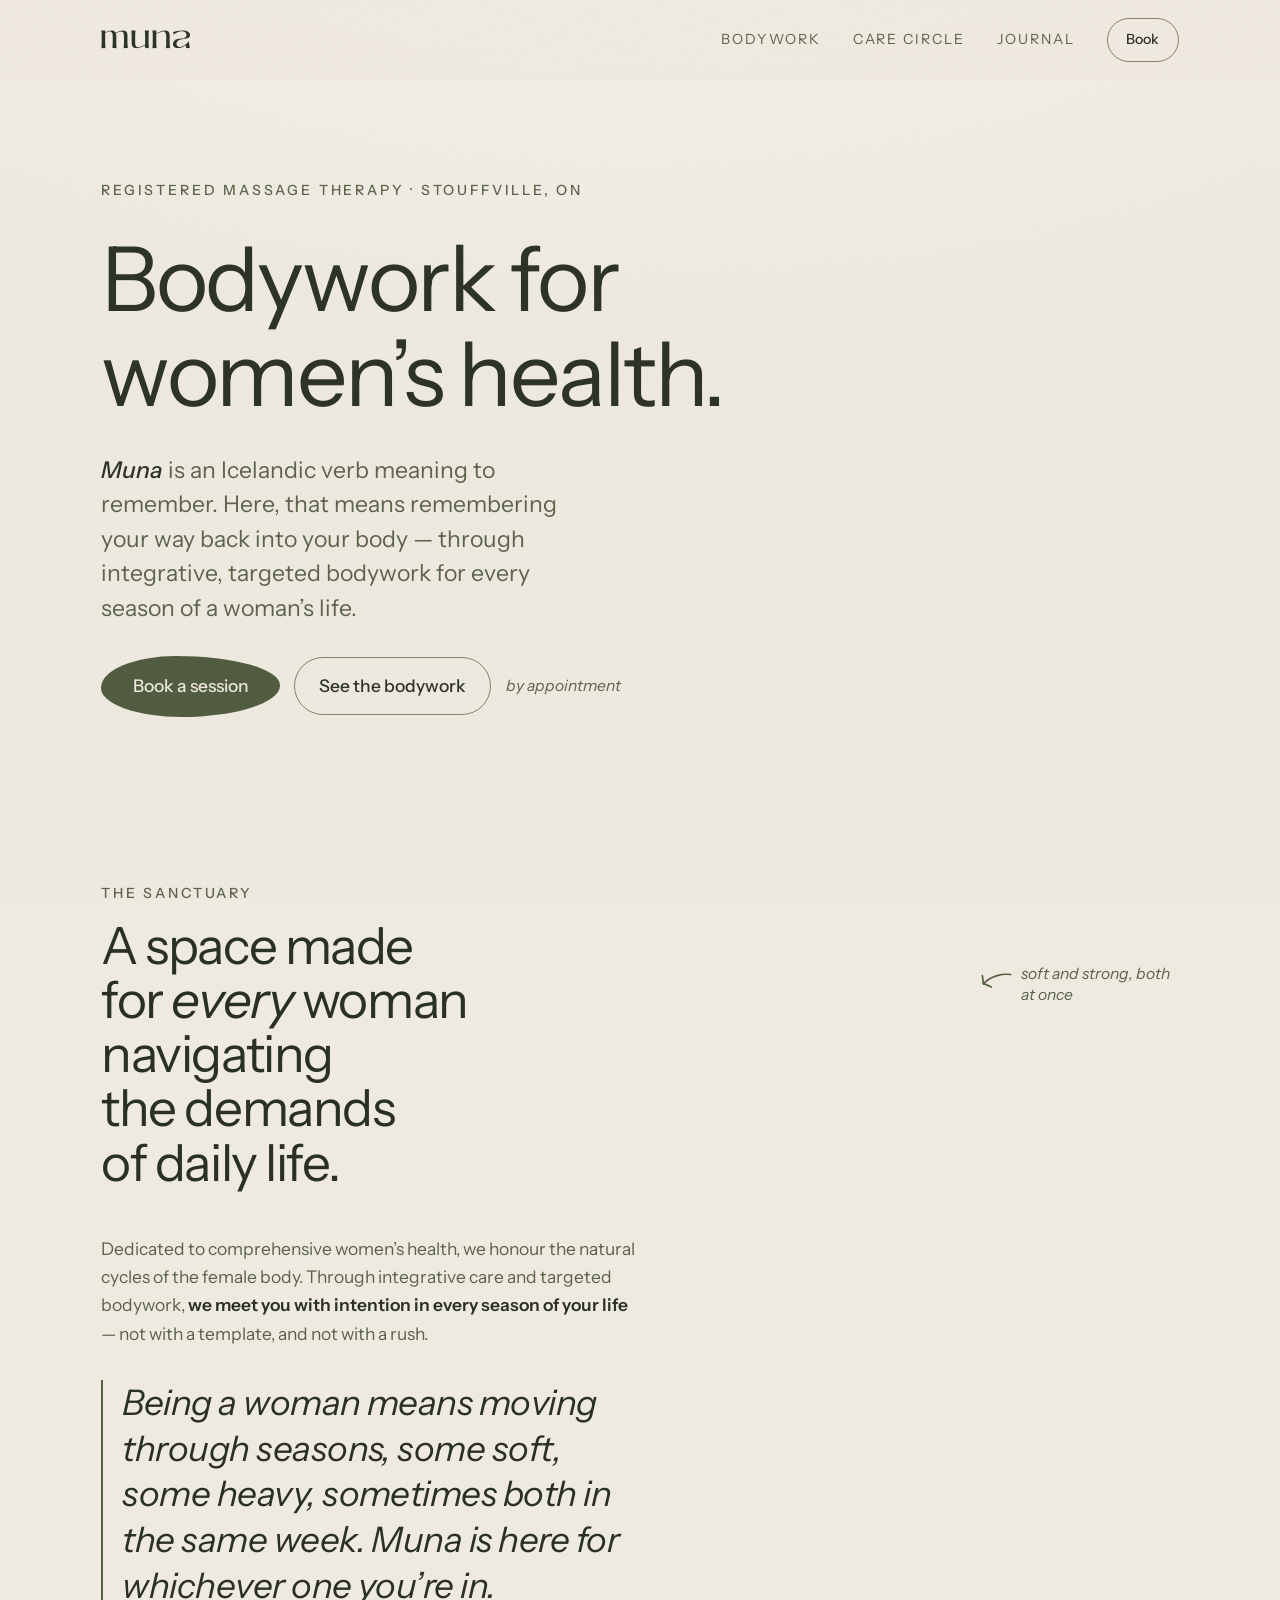
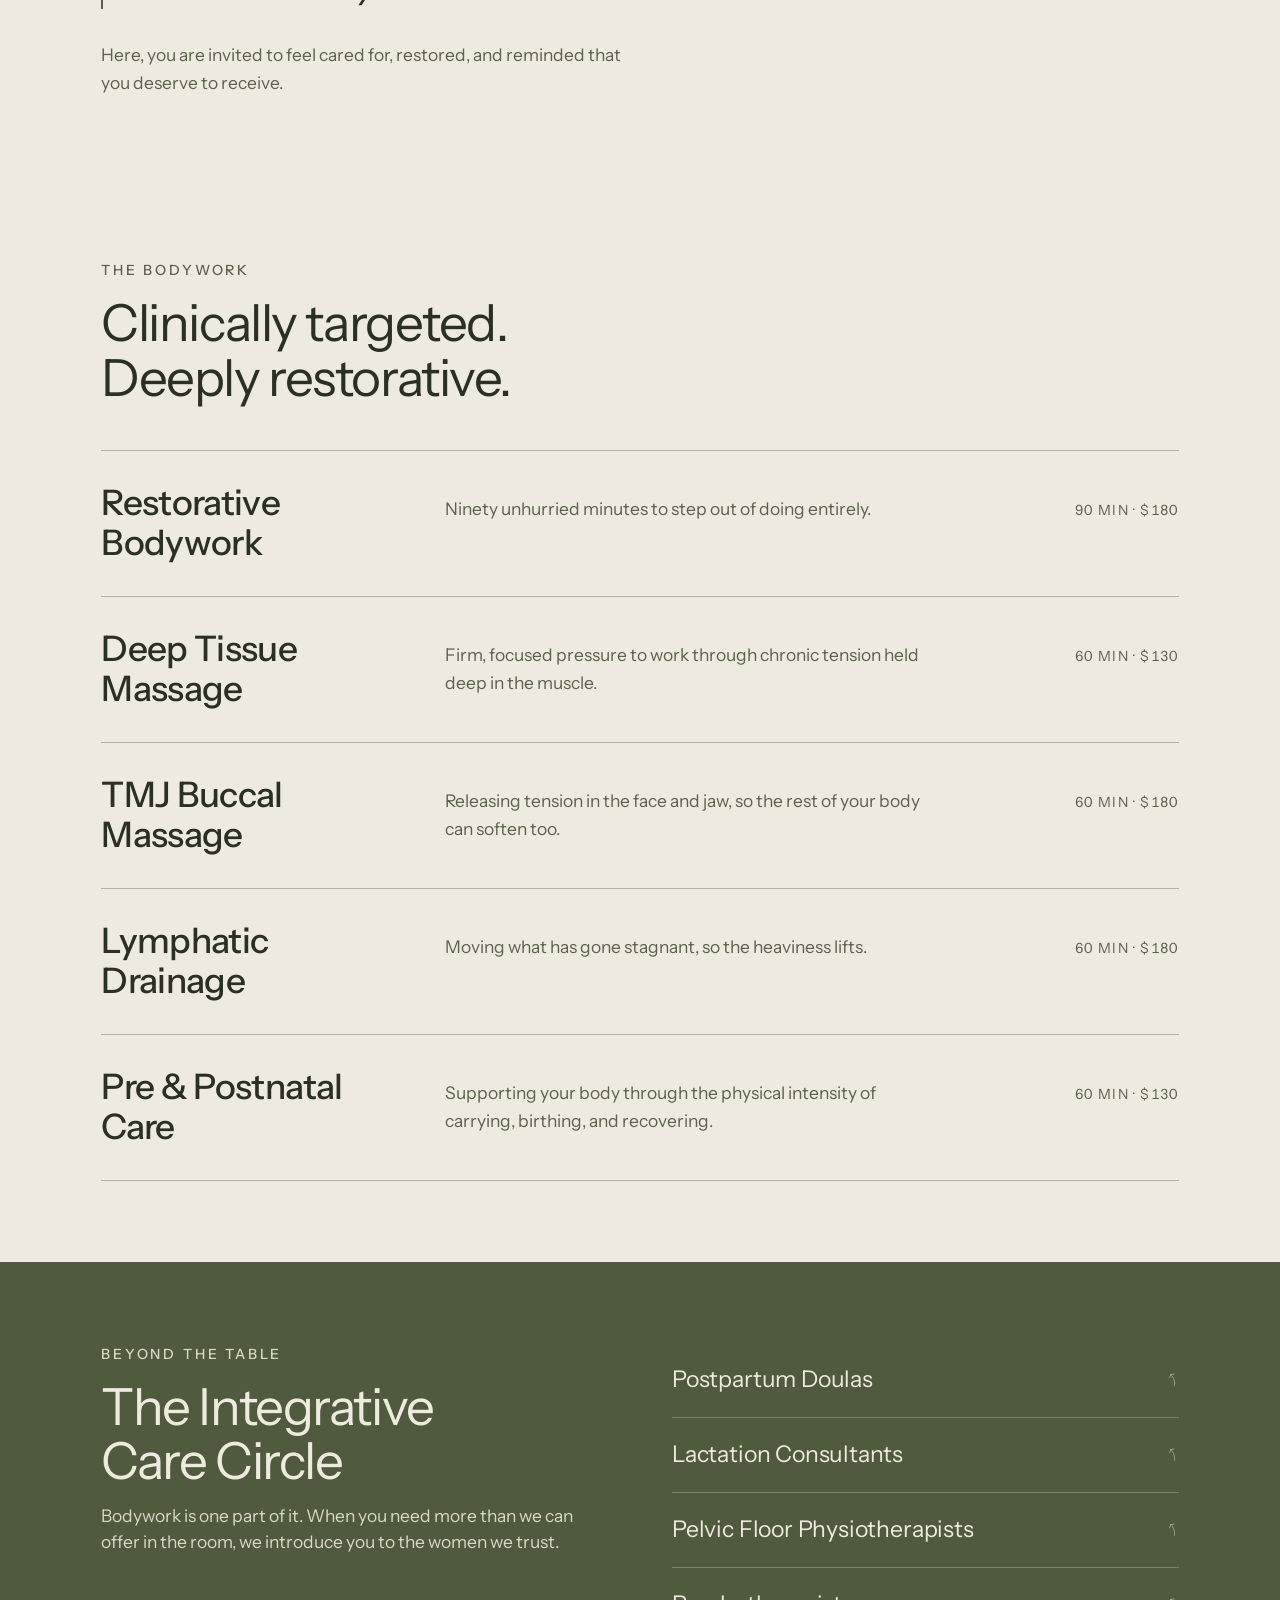
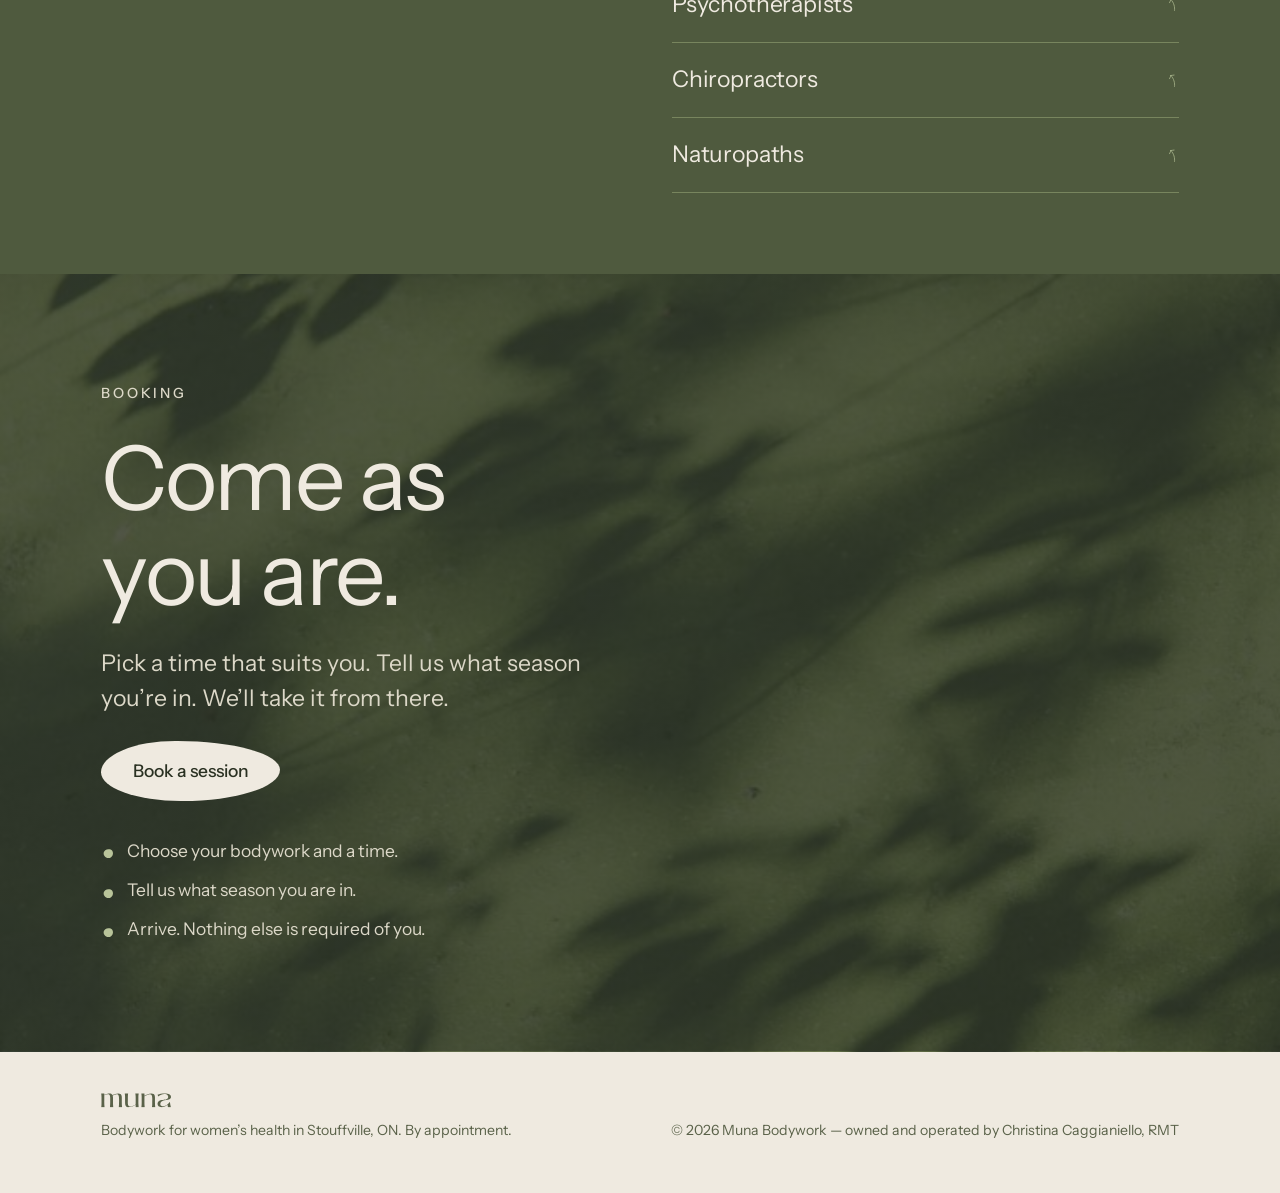
<file: index.html>
<!doctype html>
<html lang="en">
<head>
<meta charset="utf-8">
<meta name="viewport" content="width=device-width, initial-scale=1">
<title>Muna Bodywork | Christina Caggianiello, RMT | Stouffville</title>
<meta name="description" content="Massage therapy in Stouffville by Christina Caggianiello, RMT &mdash; restorative, deep tissue, TMJ, lymphatic &amp; prenatal massage at Muna Bodywork.">
<link rel="canonical" href="https://munabodywork.ca/">
<meta property="og:type" content="website">
<meta property="og:title" content="Muna Bodywork | Christina Caggianiello, RMT | Stouffville">
<meta property="og:description" content="Massage therapy in Stouffville, by Christina Caggianiello, RMT.">
<meta property="og:url" content="https://munabodywork.ca/">
<link rel="preconnect" href="https://fonts.gstatic.com" crossorigin>
<link rel="stylesheet" href="https://fonts.googleapis.com/css2?family=Instrument+Sans:ital,wght@0,400..700;1,400..700&display=swap">

<link rel="stylesheet" href="styles.css">
<script type="application/ld+json">
{
  "@context": "https://schema.org",
  "@type": "MedicalBusiness",
  "name": "Muna Bodywork",
  "url": "https://munabodywork.ca/",
  "description": "Integrative bodywork for women's health &mdash; restorative massage, deep tissue, TMJ buccal massage, lymphatic drainage, and pre & postnatal care.",
  "address": {
    "@type": "PostalAddress",
    "addressLocality": "Stouffville",
    "addressRegion": "ON",
    "addressCountry": "CA"
  },
  "areaServed": "Stouffville, ON",
  "founder": {
    "@type": "Person",
    "name": "Christina Caggianiello",
    "jobTitle": "Registered Massage Therapist"
  },
  "employee": {
    "@type": "Person",
    "name": "Christina Caggianiello",
    "jobTitle": "Registered Massage Therapist"
  }
}
</script>
</head>
<body>

<!-- ─── hand-drawn marks + wordmark ────────────────────────────── -->
<svg class="sprite" aria-hidden="true" focusable="false">
  <symbol id="wordmark" viewBox="0 0 251 52">
    <path d="M5.89104 1.4829C4.15499 1.50421 2.4235 1.52547 0.685059 1.47865C1.86527 7.88903 1.83764 13.9344 1.80875 20.2538C1.80184 21.7659 1.79485 23.2936 1.80433 24.8459C1.84168 30.9662 1.82028 37.0102 1.62845 43.1281C1.54824 45.6862 0.862501 48.8427 0.804733 50.8455C0.955751 50.707 1.37991 50.4239 1.56661 50.4409C2.16295 50.4947 3.41602 50.4586 4.87718 50.4164C7.94734 50.3277 11.9361 50.2125 12.6818 50.8503C12.6042 49.9793 12.4907 49.109 12.3913 48.2384C11.5424 40.8088 11.6244 33.2863 11.7063 25.7759C11.7478 21.9715 11.7892 18.1701 11.7095 14.3855C11.6666 12.3443 11.6758 10.0962 11.7827 8.06757C12.4173 7.81596 13.0944 7.53236 13.8023 7.23585C20.1103 4.5937 28.8656 0.926495 31.7876 9.74041C32.9026 13.6047 32.8297 17.9123 32.7591 22.0934C32.7325 23.6588 32.7064 25.2065 32.7429 26.7065C32.9411 34.8329 32.7795 42.6231 31.8007 50.6647C33.0263 50.2903 41.4533 50.387 43.1149 50.4149C43.2876 50.5424 43.5291 50.7071 43.6689 50.8616C42.6995 42.3862 42.7383 36.5569 42.8231 28.035C42.8304 27.3035 42.8407 26.5709 42.851 25.8379C42.9313 20.1225 43.012 14.379 41.6677 8.85658C43.2867 8.3342 46.0268 6.90249 47.6667 6.23015C64.3496 -0.609776 64.3719 11.0816 64.3943 22.8672C64.396 23.7184 64.3975 24.5702 64.4055 25.4156C64.4858 34.0044 64.3283 41.3959 63.5208 49.9586C63.6928 50.1715 63.761 50.3586 64.037 50.3802C65.2501 50.4748 74.823 50.6015 75.1948 50.2717C74.0871 43.2102 74.1177 36.2986 74.1487 29.3297C74.1573 27.4029 74.1659 25.4718 74.1504 23.5319C74.1437 22.6887 74.1588 21.7686 74.1746 20.7992C74.2734 14.7927 74.4031 6.89215 69.564 3.65053C61.7206 -1.60362 48.5193 4.00487 41.0689 7.43719C35.628 -2.79852 21.6507 2.53867 13.1032 5.80245C12.6286 5.98366 12.1708 6.15847 11.7322 6.32386L11.696 1.50444C9.74499 1.43559 7.81516 1.45927 5.89104 1.4829Z" fill="currentColor"/>
    <path d="M134.387 1.48731C130.343 1.43411 126.297 1.44677 122.253 1.52525C123.221 4.19058 123.372 9.61429 123.518 12.5337C123.659 15.3331 123.918 39.6972 123.439 40.729C122.822 42.0613 111.746 46.5651 109.693 47.2527C106.879 48.1955 103.381 48.9413 100.598 47.5335C98.5761 46.5108 97.357 44.5206 96.6728 42.4159C95.4522 38.6569 95.5978 32.7186 95.7184 27.7976C95.7511 26.4525 95.7823 25.1835 95.783 24.0557C95.7838 22.876 95.776 21.6938 95.7682 20.5106C95.7464 17.1642 95.7239 13.8091 95.9014 10.4769C96.0602 7.47856 96.412 4.49674 96.7358 1.513C94.2293 1.45814 91.7943 1.47089 89.35 1.4837C87.8383 1.49162 86.3219 1.49956 84.7837 1.49151C85.9778 8.00996 85.9155 14.6567 85.8533 21.2928C85.8284 23.9254 85.8034 26.5564 85.8572 29.177C85.8852 30.17 85.8813 31.2355 85.8774 32.3424C85.854 38.2744 85.826 45.3937 90.7792 48.8895C94.4823 51.5027 100.142 51.1031 104.334 50.2938C110.799 49.0459 116.932 46.0399 122.817 43.1616C123.081 43.0324 123.338 42.9017 123.615 42.7942C123.611 43.4539 123.622 44.3131 123.634 45.2362C123.658 47.1361 123.686 49.3064 123.602 50.5626C123.959 50.3244 125.779 50.3717 127.831 50.425C130.396 50.4916 133.322 50.5676 134.199 50.106C133.18 40.7331 133.085 31.911 133.26 22.4939C133.287 21.0394 133.288 19.4978 133.29 17.9101C133.294 12.4138 133.298 6.36736 134.387 1.48731Z" fill="currentColor"/>
    <path d="M148.36 1.47183C146.891 1.48606 145.421 1.5003 143.944 1.49202C145.121 7.87506 145.082 15.0209 145.046 21.7497C145.039 23.0435 145.032 24.3219 145.033 25.5764C145.035 26.7982 145.042 28.0172 145.049 29.2339C145.092 36.4768 145.134 43.6372 144.021 50.8295C144.854 50.2 154.936 50.1603 155.914 50.852C155.605 48.1165 155.135 44.9219 155.056 42.195C154.886 36.3324 154.913 30.4538 154.94 24.5781C154.956 21.142 154.972 17.7068 154.948 14.2764L154.948 14.1437C154.943 13.2623 154.937 12.1864 155.034 11.3385C175.912 0.661985 184.096 -0.800762 182.758 26.5772C182.634 29.1113 182.658 31.7225 182.682 34.3628C182.732 39.8856 182.783 45.5363 181.488 50.8777C182.25 50.207 184.917 50.3118 187.562 50.4157C190.075 50.5144 192.569 50.6123 193.388 50.0431C192.342 42.9626 192.382 36.1442 192.422 29.2339C192.433 27.4327 192.443 25.6252 192.434 23.8052C192.43 23.053 192.443 22.2254 192.456 21.3464C192.545 15.2831 192.671 6.77279 187.865 3.66364C178.72 -2.25308 163.589 5.3095 155.229 9.488L154.974 9.61525C154.969 8.78732 154.959 7.94428 154.949 7.09591C154.927 5.21545 154.905 3.30888 154.934 1.48236C152.728 1.42954 150.545 1.45068 148.36 1.47183Z" fill="currentColor"/>
    <path d="M213.321 2.92197C209.031 3.72263 205.509 5.13198 201.573 6.56528C202.461 8.4387 203.441 10.4357 204.256 12.3302C211.292 6.5508 219.618 2.35074 228.964 3.40321C235.16 4.10099 240.226 8.28648 239.678 15.1134C239.505 17.2686 238.329 19.2209 236.65 20.5526C227.501 27.4739 213.257 21.2166 204.804 30.6645C203.051 32.5935 201.945 35.029 201.646 37.6254C200.739 45.8555 207.541 50.1191 214.769 50.7935C223.554 51.6133 230.648 47.6188 237.312 42.2912C237.624 43.7199 238.397 50.2895 238.961 50.7254C239.704 50.2309 241.438 50.3333 243.288 50.4426C245.59 50.5786 248.073 50.7252 249.057 49.7475C247.921 45.6484 246.131 35.5291 245.847 31.1302C240.103 39.8251 225.979 52.1096 214.795 45.5439C210.678 43.1268 210.975 36.3148 213.339 32.7676C216.316 28.3449 222.154 26.6269 227.074 25.6637C233.773 24.1639 243.909 25.0106 248.307 18.9536C249.657 17.0949 249.84 14.374 249.43 12.2066C248.874 9.26929 247.434 6.94389 244.843 5.31051C236.641 0.141611 222.542 1.20094 213.321 2.92197Z" fill="currentColor"/>
    <path d="M75.2245 50.7189L75.1951 50.2721C74.8233 50.6019 65.2503 50.4753 64.0372 50.3806C63.7613 50.359 63.6931 50.1719 63.5211 49.959L63.3359 50.5884C63.4128 50.6821 63.5278 50.8687 63.6284 50.874C65.3139 50.9625 74.4914 51.2835 75.2245 50.7189Z" fill="currentColor"/>
    <path d="M193.436 50.334C193.423 50.2622 193.405 50.1697 193.388 50.043C192.569 50.6122 190.076 50.5142 187.562 50.4155C184.917 50.3116 182.25 50.2069 181.488 50.8776C182.418 51.0662 192.366 51.0099 193.287 50.8723C193.483 50.5811 193.482 50.578 193.436 50.334Z" fill="currentColor"/>
    <path d="M43.115 50.4148C41.4533 50.3869 33.0264 50.2902 31.8008 50.6647C32.4442 51.0912 42.3046 51.149 43.3915 50.9283C43.4848 50.9093 43.5773 50.8871 43.6689 50.8615C43.5291 50.707 43.2877 50.5424 43.115 50.4148Z" fill="currentColor"/>
    <path d="M1.56657 50.44C1.37986 50.4231 0.955705 50.7062 0.804688 50.8447C2.38684 51.0253 11.2789 51.098 12.6818 50.8495C11.9361 50.2117 7.94729 50.3269 4.87714 50.4155C3.41598 50.4577 2.1629 50.4939 1.56657 50.44Z" fill="currentColor"/>
    <path d="M155.913 50.8524C154.936 50.1608 144.854 50.2004 144.021 50.83C145.34 51.0567 154.755 51.0762 155.913 50.8524Z" fill="currentColor"/>
    <path d="M134.271 50.5755L134.199 50.1055C133.322 50.5671 130.395 50.491 127.831 50.4245C125.779 50.3712 123.959 50.3239 123.602 50.5621C124.086 51.2612 133.586 51.2168 134.271 50.5755Z" fill="currentColor"/>
    <path d="M249.152 50.0869C249.125 49.9974 249.092 49.8885 249.057 49.748C248.073 50.7258 245.59 50.5791 243.288 50.4432C241.437 50.3339 239.704 50.2314 238.96 50.7259C239.677 51.1532 247.844 51.0567 249.061 50.8402C249.27 50.4766 249.246 50.3981 249.152 50.0869Z" fill="currentColor"/>
  </symbol>






  <symbol id="m-dot" viewBox="0 0 100 100">
    <path d="M50 18c22-2 36 13 33 33-3 21-22 33-40 28C24 74 14 55 20 38c5-13 17-19 30-20Z" fill="currentColor"/>
  </symbol>

  <symbol id="m-arrow" viewBox="0 0 60 40">
    <g fill="none" stroke="currentColor" stroke-width="3" stroke-linecap="round">
      <path d="M56 8C42 6 22 10 8 24"/>
      <path d="M6 10c1 6 1 11 2 15"/>
      <path d="M22 30c-6-3-11-5-14-6"/>
    </g>
  </symbol>
</svg>

<!-- ─── masthead ───────────────────────────────────────────────── -->
<header class="masthead" id="top">
  <div class="shell">
    <a class="wordmark-link" href="#top" aria-label="Muna Bodywork — back to top">
      <svg class="wordmark" viewBox="0 0 251 52" role="img" aria-label="muna"><use href="#wordmark"></use></svg>
    </a>
    <nav aria-label="Sections" class="nav-desktop">
      <a class="navlink" href="#services">Bodywork</a>
      <a class="navlink" href="#network">Care circle</a>
      <a class="navlink" href="journal.html">Journal</a>
      <a class="btn btn-ghost" href="https://muna.janeapp.com/" target="_blank" rel="noopener">Book</a>
    </nav>
    <details class="nav-mobile">
      <summary aria-label="Open menu">
        <svg viewBox="0 0 24 24" aria-hidden="true"><path d="M3 6h18M3 12h18M3 18h18" fill="none" stroke="currentColor" stroke-width="1.7" stroke-linecap="round"/></svg>
      </summary>
      <nav class="nav-mobile-panel" aria-label="Sections">
        <a class="navlink" href="#services">Bodywork</a>
        <a class="navlink" href="#network">Care circle</a>
        <a class="navlink" href="journal.html">Journal</a>
        <a class="btn btn-primary" href="https://muna.janeapp.com/" target="_blank" rel="noopener">Book a session</a>
      </nav>
    </details>
  </div>
</header>

<main>
  <!-- ─── hero ─────────────────────────────────────────────────── -->
  <section class="hero">
    <div class="shell">
      <div class="hero-inner">
        <p class="eyebrow rise" style="--d: 20ms">Registered Massage Therapy &middot; Stouffville, ON</p>
        <h1 class="display rise" style="--d: 60ms">
          Bodywork for women&rsquo;s health.
        </h1>

        <p class="lede rise" style="--d: 340ms">
          <em>Muna</em> is an Icelandic verb meaning to remember. Here, that means
          remembering your way back into your body &mdash; through integrative,
          targeted bodywork for every season of a woman&rsquo;s life.
        </p>

        <div class="btn-row rise" style="--d: 460ms">
          <a class="btn btn-primary" href="https://muna.janeapp.com/" target="_blank" rel="noopener">Book a session</a>
          <a class="btn btn-ghost" href="#services">See the bodywork</a>
          <span class="aside">by appointment</span>
        </div>
      </div>
    </div>
  </section>

  <div class="shell">
    <svg class="rule reveal" viewBox="0 0 1200 12" aria-hidden="true" preserveAspectRatio="none">
      <path d="M0 6C120 2 240 10 360 6s240-4 360 0 240 4 360 0c60-2 90 1 120 0" fill="none" stroke="currentColor" stroke-width="1.6" stroke-linecap="round"/>
    </svg>
  </div>


  <!-- ─── mission ──────────────────────────────────────────────── -->
  <section class="band has-margin" aria-labelledby="mission-h">
    <div class="shell">
      <p class="margin-note" style="top: clamp(3.5rem, 9vh, 7rem)">
        <svg viewBox="0 0 60 40" width="34" aria-hidden="true"><use href="#m-arrow"></use></svg>
        <span class="aside">soft and strong, both at once</span>
      </p>

      <div class="band-head">
        <p class="eyebrow reveal">The sanctuary</p>
        <h2 class="display reveal" id="mission-h">A space made for <em>every</em> woman navigating the demands of daily life.</h2>
      </div>

      <div class="prose reveal">
        <p>
          Dedicated to comprehensive women&rsquo;s health, we honour the natural
          cycles of the female body. Through integrative care and targeted
          bodywork, <strong>we meet you with intention in every season of your
          life</strong> &mdash; not with a template, and not with a rush.
        </p>
        <blockquote class="pull">
          Being a woman means moving through seasons, some soft, some heavy,
          sometimes both in the same week. Muna is here for whichever one
          you&rsquo;re in.
        </blockquote>
        <p>
          Here, you are invited to feel cared for, restored, and reminded that
          you deserve to receive.
        </p>
      </div>
    </div>
  </section>

  <!-- ─── services ─────────────────────────────────────────────── -->
  <section class="band" id="services" aria-labelledby="services-h">
    <div class="shell">
      <div class="band-head">
        <p class="eyebrow reveal">The bodywork</p>
        <h2 class="display reveal" id="services-h">Clinically targeted. Deeply restorative.</h2>
      </div>

      <ul class="index reveal">
        <li>
          <a href="https://muna.janeapp.com/" target="_blank" rel="noopener">
            <h3>Restorative Bodywork</h3>
            <p class="relief">Ninety unhurried minutes to step out of doing entirely.</p>
            <span class="duration">90 min &middot; $180</span>
          </a>
        </li>
        <li>
          <a href="https://muna.janeapp.com/" target="_blank" rel="noopener">
            <h3>Deep Tissue Massage</h3>
            <p class="relief">Firm, focused pressure to work through chronic tension held deep in the muscle.</p>
            <span class="duration">60 min &middot; $130</span>
          </a>
        </li>
        <li>
          <a href="https://muna.janeapp.com/" target="_blank" rel="noopener">
            <h3>TMJ Buccal Massage</h3>
            <p class="relief">Releasing tension in the face and jaw, so the rest of your body can soften too.</p>
            <span class="duration">60 min &middot; $180</span>
          </a>
        </li>
        <li>
          <a href="https://muna.janeapp.com/" target="_blank" rel="noopener">
            <h3>Lymphatic Drainage</h3>
            <p class="relief">Moving what has gone stagnant, so the heaviness lifts.</p>
            <span class="duration">60 min &middot; $180</span>
          </a>
        </li>
        <li>
          <a href="https://muna.janeapp.com/" target="_blank" rel="noopener">
            <h3>Pre &amp; Postnatal Care</h3>
            <p class="relief">Supporting your body through the physical intensity of carrying, birthing, and recovering.</p>
            <span class="duration">60 min &middot; $130</span>
          </a>
        </li>
      </ul>
    </div>
  </section>

  <!-- ─── care circle ──────────────────────────────────────────── -->
  <section class="band panel-olive" id="network" aria-labelledby="network-h">
    <div class="shell">
      <div class="circle-grid">
        <div class="band-head reveal" style="margin-bottom: 0">
          <p class="eyebrow">Beyond the table</p>
          <h2 class="display" id="network-h">The Integrative Care Circle</h2>
          <p class="lede" style="font-size: var(--step-0)">
            Bodywork is one part of it. When you need more than we can offer in
            the room, we introduce you to the women we trust.
          </p>
        </div>

        <div class="network-list reveal">
          <details class="network-item">
            <summary>Postpartum Doulas<svg class="network-chevron" viewBox="0 0 60 40" aria-hidden="true"><use href="#m-arrow"></use></svg></summary>
            <div class="network-panel">
              <!-- Add recommended providers for postpartum doulas here -->
              <a class="network-provider" href="#">Add a recommended provider &rarr;</a>
            </div>
          </details>
          <details class="network-item">
            <summary>Lactation Consultants<svg class="network-chevron" viewBox="0 0 60 40" aria-hidden="true"><use href="#m-arrow"></use></svg></summary>
            <div class="network-panel">
              <!-- Add recommended providers for lactation consultants here -->
              <a class="network-provider" href="#">Add a recommended provider &rarr;</a>
            </div>
          </details>
          <details class="network-item">
            <summary>Pelvic Floor Physiotherapists<svg class="network-chevron" viewBox="0 0 60 40" aria-hidden="true"><use href="#m-arrow"></use></svg></summary>
            <div class="network-panel">
              <!-- Add recommended providers for pelvic floor physiotherapists here -->
              <a class="network-provider" href="#">Add a recommended provider &rarr;</a>
            </div>
          </details>
          <details class="network-item">
            <summary>Psychotherapists<svg class="network-chevron" viewBox="0 0 60 40" aria-hidden="true"><use href="#m-arrow"></use></svg></summary>
            <div class="network-panel">
              <!-- Add recommended providers for psychotherapists here -->
              <a class="network-provider" href="#">Add a recommended provider &rarr;</a>
            </div>
          </details>
          <details class="network-item">
            <summary>Chiropractors<svg class="network-chevron" viewBox="0 0 60 40" aria-hidden="true"><use href="#m-arrow"></use></svg></summary>
            <div class="network-panel">
              <!-- Add recommended providers for chiropractors here -->
              <a class="network-provider" href="#">Add a recommended provider &rarr;</a>
            </div>
          </details>
          <details class="network-item">
            <summary>Naturopaths<svg class="network-chevron" viewBox="0 0 60 40" aria-hidden="true"><use href="#m-arrow"></use></svg></summary>
            <div class="network-panel">
              <!-- Add recommended providers for naturopaths here -->
              <a class="network-provider" href="#">Add a recommended provider &rarr;</a>
            </div>
          </details>
        </div>
      </div>
    </div>
  </section>

  <!-- ─── book ─────────────────────────────────────────────────── -->
  <section class="book panel-deep" id="book" aria-labelledby="book-h">
    <div class="shell">
      <div class="book-inner">
        <p class="eyebrow reveal">Booking</p>
        <h2 class="display reveal" id="book-h">Come as you are.</h2>
        <p class="lede reveal">
          Pick a time that suits you. Tell us what season you&rsquo;re in.
          We&rsquo;ll take it from there.
        </p>

        <div class="btn-row reveal">
          <a class="btn btn-primary" href="https://muna.janeapp.com/" target="_blank" rel="noopener" data-booking>Book a session</a>
        </div>

        <ul class="steps reveal">
          <li><svg viewBox="0 0 100 100" aria-hidden="true"><use href="#m-dot"></use></svg> Choose your bodywork and a time.</li>
          <li><svg viewBox="0 0 100 100" aria-hidden="true"><use href="#m-dot"></use></svg> Tell us what season you are in.</li>
          <li><svg viewBox="0 0 100 100" aria-hidden="true"><use href="#m-dot"></use></svg> Arrive. Nothing else is required of you.</li>
        </ul>
      </div>
    </div>
  </section>
</main>

<footer class="foot">
  <div class="shell">
    <div>
      <svg class="wordmark" viewBox="0 0 251 52" role="img" aria-label="muna"><use href="#wordmark"></use></svg>
      <p style="margin-top: 0.7rem">Bodywork for women&rsquo;s health in Stouffville, ON. By appointment.</p>
    </div>
    <p>&copy; <span id="yr">2026</span> Muna Bodywork &mdash; owned and operated by Christina Caggianiello, RMT</p>
  </div>
</footer>

<script>
  // Load sequence: the hero rises in staggered steps.
  requestAnimationFrame(function () {
    document.documentElement.classList.add("ready");
  });

  document.getElementById("yr").textContent = new Date().getFullYear();

  // Scroll reveals. Wobbly rules get a second flag so their paths draw
  // rather than just fading in.
  var reduce = window.matchMedia("(prefers-reduced-motion: reduce)").matches;
  var targets = document.querySelectorAll(".reveal");

  if (reduce || !("IntersectionObserver" in window)) {
    targets.forEach(function (el) {
      el.dataset.seen = "true";
      if (el.classList.contains("rule")) el.dataset.drawn = "true";
    });
  } else {
    var io = new IntersectionObserver(function (entries) {
      entries.forEach(function (entry) {
        if (!entry.isIntersecting) return;
        var el = entry.target;
        el.dataset.seen = "true";
        if (el.classList.contains("rule")) el.dataset.drawn = "true";
        io.unobserve(el);
      });
    }, { rootMargin: "0px 0px -12% 0px", threshold: 0.15 });

    targets.forEach(function (el) { io.observe(el); });
  }

  // Hairline under the masthead only once the page has moved.
  var masthead = document.querySelector(".masthead");
  var onScroll = function () {
    masthead.dataset.stuck = window.scrollY > 12 ? "true" : "false";
  };
  onScroll();
  window.addEventListener("scroll", onScroll, { passive: true });
</script>
</body>
</html>
</file>
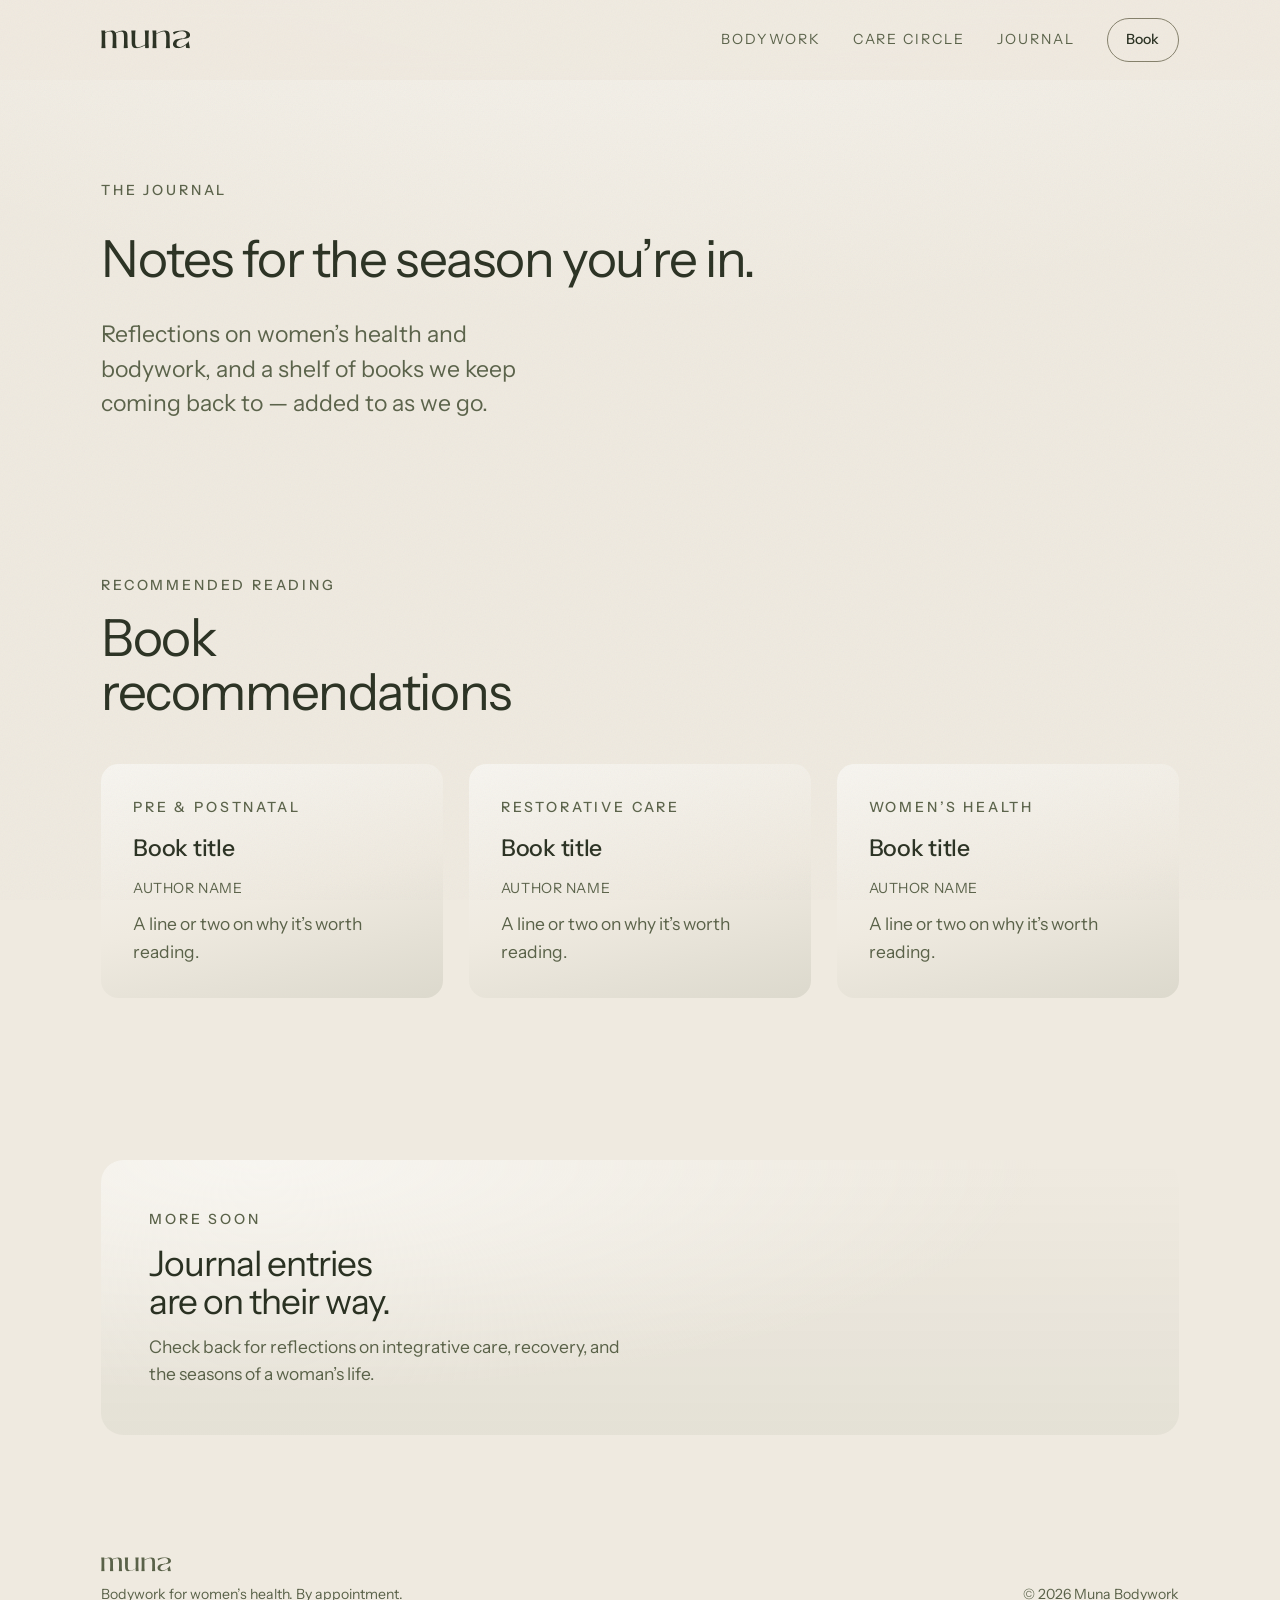
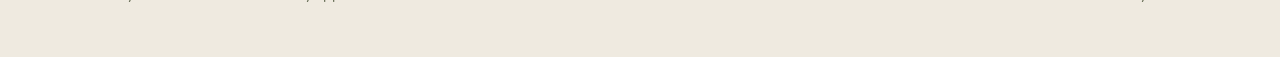
<file: journal.html>
<!doctype html>
<html lang="en">
<head>
<meta charset="utf-8">
<meta name="viewport" content="width=device-width, initial-scale=1">
<title>Journal — Muna Bodywork | Christina Caggianiello, RMT</title>
<meta name="description" content="Notes and recommendations from Christina Caggianiello, RMT, on women's health, recovery, and integrative bodywork.">
<link rel="canonical" href="https://munabodywork.ca/journal.html">
<link rel="preconnect" href="https://fonts.gstatic.com" crossorigin>
<link rel="stylesheet" href="https://fonts.googleapis.com/css2?family=Instrument+Sans:ital,wght@0,400..700;1,400..700&display=swap">

<link rel="stylesheet" href="styles.css">
</head>
<body>

<!-- ─── hand-drawn marks + wordmark ────────────────────────────── -->
<svg class="sprite" aria-hidden="true" focusable="false">
  <symbol id="wordmark" viewBox="0 0 251 52">
    <path d="M5.89104 1.4829C4.15499 1.50421 2.4235 1.52547 0.685059 1.47865C1.86527 7.88903 1.83764 13.9344 1.80875 20.2538C1.80184 21.7659 1.79485 23.2936 1.80433 24.8459C1.84168 30.9662 1.82028 37.0102 1.62845 43.1281C1.54824 45.6862 0.862501 48.8427 0.804733 50.8455C0.955751 50.707 1.37991 50.4239 1.56661 50.4409C2.16295 50.4947 3.41602 50.4586 4.87718 50.4164C7.94734 50.3277 11.9361 50.2125 12.6818 50.8503C12.6042 49.9793 12.4907 49.109 12.3913 48.2384C11.5424 40.8088 11.6244 33.2863 11.7063 25.7759C11.7478 21.9715 11.7892 18.1701 11.7095 14.3855C11.6666 12.3443 11.6758 10.0962 11.7827 8.06757C12.4173 7.81596 13.0944 7.53236 13.8023 7.23585C20.1103 4.5937 28.8656 0.926495 31.7876 9.74041C32.9026 13.6047 32.8297 17.9123 32.7591 22.0934C32.7325 23.6588 32.7064 25.2065 32.7429 26.7065C32.9411 34.8329 32.7795 42.6231 31.8007 50.6647C33.0263 50.2903 41.4533 50.387 43.1149 50.4149C43.2876 50.5424 43.5291 50.7071 43.6689 50.8616C42.6995 42.3862 42.7383 36.5569 42.8231 28.035C42.8304 27.3035 42.8407 26.5709 42.851 25.8379C42.9313 20.1225 43.012 14.379 41.6677 8.85658C43.2867 8.3342 46.0268 6.90249 47.6667 6.23015C64.3496 -0.609776 64.3719 11.0816 64.3943 22.8672C64.396 23.7184 64.3975 24.5702 64.4055 25.4156C64.4858 34.0044 64.3283 41.3959 63.5208 49.9586C63.6928 50.1715 63.761 50.3586 64.037 50.3802C65.2501 50.4748 74.823 50.6015 75.1948 50.2717C74.0871 43.2102 74.1177 36.2986 74.1487 29.3297C74.1573 27.4029 74.1659 25.4718 74.1504 23.5319C74.1437 22.6887 74.1588 21.7686 74.1746 20.7992C74.2734 14.7927 74.4031 6.89215 69.564 3.65053C61.7206 -1.60362 48.5193 4.00487 41.0689 7.43719C35.628 -2.79852 21.6507 2.53867 13.1032 5.80245C12.6286 5.98366 12.1708 6.15847 11.7322 6.32386L11.696 1.50444C9.74499 1.43559 7.81516 1.45927 5.89104 1.4829Z" fill="currentColor"/>
    <path d="M134.387 1.48731C130.343 1.43411 126.297 1.44677 122.253 1.52525C123.221 4.19058 123.372 9.61429 123.518 12.5337C123.659 15.3331 123.918 39.6972 123.439 40.729C122.822 42.0613 111.746 46.5651 109.693 47.2527C106.879 48.1955 103.381 48.9413 100.598 47.5335C98.5761 46.5108 97.357 44.5206 96.6728 42.4159C95.4522 38.6569 95.5978 32.7186 95.7184 27.7976C95.7511 26.4525 95.7823 25.1835 95.783 24.0557C95.7838 22.876 95.776 21.6938 95.7682 20.5106C95.7464 17.1642 95.7239 13.8091 95.9014 10.4769C96.0602 7.47856 96.412 4.49674 96.7358 1.513C94.2293 1.45814 91.7943 1.47089 89.35 1.4837C87.8383 1.49162 86.3219 1.49956 84.7837 1.49151C85.9778 8.00996 85.9155 14.6567 85.8533 21.2928C85.8284 23.9254 85.8034 26.5564 85.8572 29.177C85.8852 30.17 85.8813 31.2355 85.8774 32.3424C85.854 38.2744 85.826 45.3937 90.7792 48.8895C94.4823 51.5027 100.142 51.1031 104.334 50.2938C110.799 49.0459 116.932 46.0399 122.817 43.1616C123.081 43.0324 123.338 42.9017 123.615 42.7942C123.611 43.4539 123.622 44.3131 123.634 45.2362C123.658 47.1361 123.686 49.3064 123.602 50.5626C123.959 50.3244 125.779 50.3717 127.831 50.425C130.396 50.4916 133.322 50.5676 134.199 50.106C133.18 40.7331 133.085 31.911 133.26 22.4939C133.287 21.0394 133.288 19.4978 133.29 17.9101C133.294 12.4138 133.298 6.36736 134.387 1.48731Z" fill="currentColor"/>
    <path d="M148.36 1.47183C146.891 1.48606 145.421 1.5003 143.944 1.49202C145.121 7.87506 145.082 15.0209 145.046 21.7497C145.039 23.0435 145.032 24.3219 145.033 25.5764C145.035 26.7982 145.042 28.0172 145.049 29.2339C145.092 36.4768 145.134 43.6372 144.021 50.8295C144.854 50.2 154.936 50.1603 155.914 50.852C155.605 48.1165 155.135 44.9219 155.056 42.195C154.886 36.3324 154.913 30.4538 154.94 24.5781C154.956 21.142 154.972 17.7068 154.948 14.2764L154.948 14.1437C154.943 13.2623 154.937 12.1864 155.034 11.3385C175.912 0.661985 184.096 -0.800762 182.758 26.5772C182.634 29.1113 182.658 31.7225 182.682 34.3628C182.732 39.8856 182.783 45.5363 181.488 50.8777C182.25 50.207 184.917 50.3118 187.562 50.4157C190.075 50.5144 192.569 50.6123 193.388 50.0431C192.342 42.9626 192.382 36.1442 192.422 29.2339C192.433 27.4327 192.443 25.6252 192.434 23.8052C192.43 23.053 192.443 22.2254 192.456 21.3464C192.545 15.2831 192.671 6.77279 187.865 3.66364C178.72 -2.25308 163.589 5.3095 155.229 9.488L154.974 9.61525C154.969 8.78732 154.959 7.94428 154.949 7.09591C154.927 5.21545 154.905 3.30888 154.934 1.48236C152.728 1.42954 150.545 1.45068 148.36 1.47183Z" fill="currentColor"/>
    <path d="M213.321 2.92197C209.031 3.72263 205.509 5.13198 201.573 6.56528C202.461 8.4387 203.441 10.4357 204.256 12.3302C211.292 6.5508 219.618 2.35074 228.964 3.40321C235.16 4.10099 240.226 8.28648 239.678 15.1134C239.505 17.2686 238.329 19.2209 236.65 20.5526C227.501 27.4739 213.257 21.2166 204.804 30.6645C203.051 32.5935 201.945 35.029 201.646 37.6254C200.739 45.8555 207.541 50.1191 214.769 50.7935C223.554 51.6133 230.648 47.6188 237.312 42.2912C237.624 43.7199 238.397 50.2895 238.961 50.7254C239.704 50.2309 241.438 50.3333 243.288 50.4426C245.59 50.5786 248.073 50.7252 249.057 49.7475C247.921 45.6484 246.131 35.5291 245.847 31.1302C240.103 39.8251 225.979 52.1096 214.795 45.5439C210.678 43.1268 210.975 36.3148 213.339 32.7676C216.316 28.3449 222.154 26.6269 227.074 25.6637C233.773 24.1639 243.909 25.0106 248.307 18.9536C249.657 17.0949 249.84 14.374 249.43 12.2066C248.874 9.26929 247.434 6.94389 244.843 5.31051C236.641 0.141611 222.542 1.20094 213.321 2.92197Z" fill="currentColor"/>
    <path d="M75.2245 50.7189L75.1951 50.2721C74.8233 50.6019 65.2503 50.4753 64.0372 50.3806C63.7613 50.359 63.6931 50.1719 63.5211 49.959L63.3359 50.5884C63.4128 50.6821 63.5278 50.8687 63.6284 50.874C65.3139 50.9625 74.4914 51.2835 75.2245 50.7189Z" fill="currentColor"/>
    <path d="M193.436 50.334C193.423 50.2622 193.405 50.1697 193.388 50.043C192.569 50.6122 190.076 50.5142 187.562 50.4155C184.917 50.3116 182.25 50.2069 181.488 50.8776C182.418 51.0662 192.366 51.0099 193.287 50.8723C193.483 50.5811 193.482 50.578 193.436 50.334Z" fill="currentColor"/>
    <path d="M43.115 50.4148C41.4533 50.3869 33.0264 50.2902 31.8008 50.6647C32.4442 51.0912 42.3046 51.149 43.3915 50.9283C43.4848 50.9093 43.5773 50.8871 43.6689 50.8615C43.5291 50.707 43.2877 50.5424 43.115 50.4148Z" fill="currentColor"/>
    <path d="M1.56657 50.44C1.37986 50.4231 0.955705 50.7062 0.804688 50.8447C2.38684 51.0253 11.2789 51.098 12.6818 50.8495C11.9361 50.2117 7.94729 50.3269 4.87714 50.4155C3.41598 50.4577 2.1629 50.4939 1.56657 50.44Z" fill="currentColor"/>
    <path d="M155.913 50.8524C154.936 50.1608 144.854 50.2004 144.021 50.83C145.34 51.0567 154.755 51.0762 155.913 50.8524Z" fill="currentColor"/>
    <path d="M134.271 50.5755L134.199 50.1055C133.322 50.5671 130.395 50.491 127.831 50.4245C125.779 50.3712 123.959 50.3239 123.602 50.5621C124.086 51.2612 133.586 51.2168 134.271 50.5755Z" fill="currentColor"/>
    <path d="M249.152 50.0869C249.125 49.9974 249.092 49.8885 249.057 49.748C248.073 50.7258 245.59 50.5791 243.288 50.4432C241.437 50.3339 239.704 50.2314 238.96 50.7259C239.677 51.1532 247.844 51.0567 249.061 50.8402C249.27 50.4766 249.246 50.3981 249.152 50.0869Z" fill="currentColor"/>
  </symbol>






  <symbol id="m-dot" viewBox="0 0 100 100">
    <path d="M50 18c22-2 36 13 33 33-3 21-22 33-40 28C24 74 14 55 20 38c5-13 17-19 30-20Z" fill="currentColor"/>
  </symbol>

  <symbol id="m-arrow" viewBox="0 0 60 40">
    <g fill="none" stroke="currentColor" stroke-width="3" stroke-linecap="round">
      <path d="M56 8C42 6 22 10 8 24"/>
      <path d="M6 10c1 6 1 11 2 15"/>
      <path d="M22 30c-6-3-11-5-14-6"/>
    </g>
  </symbol>
</svg>

<!-- ─── masthead ───────────────────────────────────────────────── -->
<header class="masthead" id="top">
  <div class="shell">
    <a class="wordmark-link" href="index.html#top" aria-label="Muna Bodywork — back to top">
      <svg class="wordmark" viewBox="0 0 251 52" role="img" aria-label="muna"><use href="#wordmark"></use></svg>
    </a>
    <nav aria-label="Sections" class="nav-desktop">
      <a class="navlink" href="index.html#services">Bodywork</a>
      <a class="navlink" href="index.html#network">Care circle</a>
      <a class="navlink" href="journal.html" aria-current="page">Journal</a>
      <a class="btn btn-ghost" href="https://muna.janeapp.com/" target="_blank" rel="noopener">Book</a>
    </nav>
    <details class="nav-mobile">
      <summary aria-label="Open menu">
        <svg viewBox="0 0 24 24" aria-hidden="true"><path d="M3 6h18M3 12h18M3 18h18" fill="none" stroke="currentColor" stroke-width="1.7" stroke-linecap="round"/></svg>
      </summary>
      <nav class="nav-mobile-panel" aria-label="Sections">
        <a class="navlink" href="index.html#services">Bodywork</a>
        <a class="navlink" href="index.html#network">Care circle</a>
        <a class="navlink" href="journal.html" aria-current="page">Journal</a>
        <a class="btn btn-primary" href="https://muna.janeapp.com/" target="_blank" rel="noopener">Book a session</a>
      </nav>
    </details>
  </div>
</header>

<main>
  <!-- ─── journal intro ────────────────────────────────────────── -->
  <section class="hero">
    <div class="shell">
      <div class="hero-inner">
        <p class="eyebrow reveal">The journal</p>
        <h1 class="display rise" style="--d: 60ms; font-size: var(--step-3)">
          Notes for the season you&rsquo;re in.
        </h1>
        <p class="lede rise" style="--d: 340ms">
          Reflections on women&rsquo;s health and bodywork, and a shelf of
          books we keep coming back to &mdash; added to as we go.
        </p>
      </div>
    </div>
  </section>

  <!-- ─── book recommendations ────────────────────────────────── -->
  <section class="band" id="books" aria-labelledby="books-h">
    <div class="shell">
      <div class="band-head">
        <p class="eyebrow reveal">Recommended reading</p>
        <h2 class="display reveal" id="books-h">Book recommendations</h2>
      </div>

      <div class="book-grid reveal">
        <!-- Replace title / author / blurb for each pick below. Duplicate
             the .book-card block to add more. -->
        <article class="book-card">
          <p class="eyebrow">Pre &amp; postnatal</p>
          <h3>Book title</h3>
          <p class="author">Author name</p>
          <p>A line or two on why it&rsquo;s worth reading.</p>
        </article>
        <article class="book-card">
          <p class="eyebrow">Restorative care</p>
          <h3>Book title</h3>
          <p class="author">Author name</p>
          <p>A line or two on why it&rsquo;s worth reading.</p>
        </article>
        <article class="book-card">
          <p class="eyebrow">Women&rsquo;s health</p>
          <h3>Book title</h3>
          <p class="author">Author name</p>
          <p>A line or two on why it&rsquo;s worth reading.</p>
        </article>
      </div>
    </div>
  </section>

  <!-- ─── entries (coming soon) ───────────────────────────────── -->
  <section class="band has-margin" aria-labelledby="entries-h">
    <div class="shell">
      <div class="soft-panel reveal">
        <div class="band-head" style="margin-bottom: 0">
          <p class="eyebrow">More soon</p>
          <h2 class="display" id="entries-h" style="font-size: var(--step-2)">Journal entries are on their way.</h2>
          <p class="lede" style="font-size: var(--step-0)">
            Check back for reflections on integrative care, recovery, and
            the seasons of a woman&rsquo;s life.
          </p>
        </div>
      </div>
    </div>
  </section>
</main>

<footer class="foot">
  <div class="shell">
    <div>
      <svg class="wordmark" viewBox="0 0 251 52" role="img" aria-label="muna"><use href="#wordmark"></use></svg>
      <p style="margin-top: 0.7rem">Bodywork for women&rsquo;s health. By appointment.</p>
    </div>
    <p>&copy; <span id="yr">2026</span> Muna Bodywork</p>
  </div>
</footer>

<script>
  // Load sequence: the hero rises in staggered steps.
  requestAnimationFrame(function () {
    document.documentElement.classList.add("ready");
  });

  document.getElementById("yr").textContent = new Date().getFullYear();

  // Scroll reveals. Wobbly rules get a second flag so their paths draw
  // rather than just fading in.
  var reduce = window.matchMedia("(prefers-reduced-motion: reduce)").matches;
  var targets = document.querySelectorAll(".reveal");

  if (reduce || !("IntersectionObserver" in window)) {
    targets.forEach(function (el) {
      el.dataset.seen = "true";
      if (el.classList.contains("rule")) el.dataset.drawn = "true";
    });
  } else {
    var io = new IntersectionObserver(function (entries) {
      entries.forEach(function (entry) {
        if (!entry.isIntersecting) return;
        var el = entry.target;
        el.dataset.seen = "true";
        if (el.classList.contains("rule")) el.dataset.drawn = "true";
        io.unobserve(el);
      });
    }, { rootMargin: "0px 0px -12% 0px", threshold: 0.15 });

    targets.forEach(function (el) { io.observe(el); });
  }

  // Hairline under the masthead only once the page has moved.
  var masthead = document.querySelector(".masthead");
  var onScroll = function () {
    masthead.dataset.stuck = window.scrollY > 12 ? "true" : "false";
  };
  onScroll();
  window.addEventListener("scroll", onScroll, { passive: true });
</script>
</body>
</html>
</file>
<file: styles.css>
/* ─────────────────────────────────────────────────────────────
     Muna Bodywork — tokens
     Single-theme. Every colour resolves from this block, and the two
     panel classes below redefine the same token NAMES — so a component
     inverts automatically on a coloured band without any component CSS
     knowing which surface it is sitting on.
     ───────────────────────────────────────────────────────────── */
  :root {
    /* Near-monochromatic: bone paper and olive, every value within
       ~10deg of hue 122. Emphasis is carried by ITALIC and by large
       fields of olive, never by a contrasting accent hue.
       Green dominates by AREA rather than saturation — the two coloured
       bands and the primary button are all the olive, so it is the
       loudest thing on the page without a single bright pop. */
    --paper:       #EFEAE0;   /* warm bone */
    --paper-glow:  #F7F5F0;   /* cooler lift behind the masthead */
    --olive:       #4F5A3E;   /* the mid band + primary button — 6.11:1 */
    --forest:      #2A3122;   /* deepest band, and ink on paper */
    --olive-mid:   #576144;   /* marks on paper        — 5.48:1 */
    --olive-pale:  #B9C49A;   /* marks on the bands    — 3.99 / 7.32:1 */

    /* Surface-relative. Ratios are worst-case across the two bone tones
       the page actually paints — the base and the masthead glow. The
       panel classes redefine every one of these. */
    --surface:     var(--paper);
    --ink:         var(--forest);   /* 11.22:1 */
    --ink-2:       #5A6249;         /*  5.34:1 */
    --rule:        #B5AF9B;         /*  1.83:1 — decorative divider */
    --rule-strong: #847F6A;         /*  3.35:1 — ghost button border */
    --mark:        var(--olive-mid);
    --btn-bg:      var(--olive);
    --btn-fg:      var(--paper);    /*  6.11:1 label on the button */
    --grain:       0.05;

    /* floor raised from 0.78rem: 12.5px was too small for the sentences
       in the booking steps once they were the same face as everything */
    --step--1: clamp(0.82rem, 0.8rem + 0.1vw, 0.88rem);
    --step-0:  clamp(1rem, 0.97rem + 0.16vw, 1.09rem);
    --step-1:  clamp(1.2rem, 1.12rem + 0.4vw, 1.45rem);
    --step-2:  clamp(1.6rem, 1.4rem + 1vw, 2.3rem);
    /* sized for a grotesque: its large x-height means it reads bigger
       than a high-contrast serif would at the same font-size */
    --step-3:  clamp(2rem, 1.55rem + 2.1vw, 3.2rem);
    --step-4:  clamp(2.6rem, 1.5rem + 5.2vw, 5.6rem);

    --gutter: clamp(1.35rem, 4vw, 5rem);
    --shell: 1180px;
    --measure: 34rem;

    /* Single-theme by intent: the page paints every colour explicitly
       and ignores the viewer's light/dark preference. */
    color-scheme: light;
  }

  /* ── coloured bands ───────────────────────────────────────────
     Both are dark enough that bone body copy clears 4.5:1. The
     reference board's lighter olive sits at L* 49, where small bone
     text would reach only 3.82:1 — fine on a mood board, not on a
     page someone has to read. */
  .panel-olive {
    --surface:     var(--olive);
    --ink:         var(--paper);    /*  6.11:1 */
    --ink-2:       #DCD8C8;         /*  5.13:1 */
    --rule:        #78855E;         /*  1.86:1 */
    --rule-strong: #A8B18C;         /*  3.26:1 */
    --mark:        var(--olive-pale);
    --btn-bg:      var(--paper);
    --btn-fg:      var(--olive);    /*  6.11:1 */
    background: var(--surface);
    /* MUST be re-declared, not just re-tokenised: `color` inherits as a
       COMPUTED value, so without this line the forest ink resolved back at
       `body` cascades into the band and headings land at 1.84:1. */
    color: var(--ink);
  }

  .panel-deep {
    --surface:     var(--forest);
    --ink:         var(--paper);    /* 11.22:1 */
    --ink-2:       #DCD8C8;         /*  9.42:1 */
    --rule:        #4C5740;         /*  1.76:1 */
    --rule-strong: #78855E;         /*  3.41:1 */
    --mark:        var(--olive-pale);
    --btn-bg:      var(--paper);
    --btn-fg:      var(--forest);   /* 11.22:1 */
    background: var(--surface);
    /* same as above — and worse here: forest ink on the forest band is
       1.00:1, which is what made "Come as you are." invisible. */
    color: var(--ink);
  }

  /* ── base ──────────────────────────────────────────────────── */
  *, *::before, *::after { box-sizing: border-box; }

  body {
    margin: 0;
    /* a faint warm lift behind the masthead keeps the deep ground from
       reading as flat black */
    background-color: var(--paper);
    background-image: radial-gradient(150% 100% at 50% -20%, var(--paper-glow) 0%, transparent 55%);
    background-repeat: no-repeat;
    background-attachment: fixed;
    color: var(--ink);
    font-family: "Instrument Sans", ui-sans-serif, system-ui, sans-serif;
    font-size: var(--step-0);
    line-height: 1.62;
    -webkit-font-smoothing: antialiased;
    /* clip, not hidden: `hidden` would make body a scroll container and
       break the sticky masthead. */
    overflow-x: clip;
  }

  /* paper tooth over the whole page */
  body::after {
    content: "";
    position: fixed;
    inset: 0;
    z-index: 90;
    pointer-events: none;
    opacity: var(--grain);
    background-image: url("data:image/svg+xml,%3Csvg xmlns='http://www.w3.org/2000/svg' width='180' height='180'%3E%3Cfilter id='n'%3E%3CfeTurbulence type='fractalNoise' baseFrequency='0.85' numOctaves='4' stitchTiles='stitch'/%3E%3C/filter%3E%3Crect width='180' height='180' filter='url(%23n)'/%3E%3C/svg%3E");
  }

  h1, h2, h3, blockquote, p, figure { margin: 0; }
  ul { margin: 0; padding: 0; list-style: none; }
  a { color: inherit; }

  /* the ring is drawn in the current surface's ink, so it works on all
     three surfaces without an override: 11.22:1 on paper, 6.11:1 on the
     olive band, 11.22:1 on the deep band */
  :focus-visible {
    outline: 2px solid var(--ink);
    outline-offset: 4px;
    border-radius: 2px;
  }

  .sprite { position: absolute; width: 0; height: 0; overflow: hidden; }

  /* ── type roles ────────────────────────────────────────────────
     ONE family for the whole page. No rule below this point declares a
     font-family — everything inherits Instrument Sans from `body`, so
     there is no second face to fall out of sync. With no typeface
     contrast to lean on, hierarchy is built from four levers only:
     size, weight (400/500/600 of a 400–700 variable range), tracking,
     and colour. Tracking does most of the work — it opens up as type
     gets smaller and tightens as it gets larger. */
  .display {
    font-weight: 400;
    line-height: 1.06;
    /* a grotesque at display size needs real negative tracking; at 400
       the loose default would read as unset rather than deliberate */
    letter-spacing: -0.028em;
    text-wrap: balance;
  }

  /* Italic alone, no colour shift — same as the reference board, which
     emphasises inside a sentence without ever changing its colour. */
  .display em { font-style: italic; }

  .eyebrow {
    font-size: var(--step--1);
    text-transform: uppercase;
    letter-spacing: 0.2em;
    font-weight: 500;
    color: var(--ink-2);
  }

  /* Marginalia: italic, one step under body, in the secondary ink. In a
     single-family page these three signals together are what keep an
     aside from reading as body copy. */
  .aside {
    font-style: italic;
    font-size: 0.98rem;
    line-height: 1.4;
    color: var(--ink-2);
  }

  .lede {
    font-size: var(--step-1);
    line-height: 1.5;
    color: var(--ink-2);
    max-width: 30rem;
  }

  .lede em {
    font-weight: 500;
    font-style: italic;
    color: var(--ink);
  }

  /* ── shell + the live right margin ─────────────────────────── */
  .shell {
    width: min(var(--shell), 100%);
    margin-inline: auto;
    padding-inline: var(--gutter);
  }

  /* Marginalia lives in the right gutter, like notes on a journal
     page. It only exists where there is actually margin to spare. */
  .margin-note { display: none; }

  @media (min-width: 62rem) {
    /* positioned against the shell's content edge, not the viewport */
    .has-margin > .shell { position: relative; }

    .margin-note {
      display: flex;
      gap: 0.5rem;
      align-items: flex-start;
      position: absolute;
      right: var(--gutter);
      width: 12.5rem;
    }
    .margin-note svg { flex: none; color: var(--mark); margin-top: 0.45rem; }
  }

  /* ── buttons ───────────────────────────────────────────────── */
  .btn {
    display: inline-flex;
    align-items: center;
    gap: 0.6rem;
    font: inherit;
    font-weight: 500;
    text-decoration: none;
    padding: 0.85rem 1.5rem;
    border-radius: 999px;
    border: 1px solid transparent;
    transition: transform 200ms ease, background-color 200ms ease, border-color 200ms ease, color 200ms ease;
  }

  .btn-primary {
    background: var(--btn-bg);
    color: var(--btn-fg);
    /* hand-cut, not a pill: each corner slightly different */
    border-radius: 42% 58% 55% 45% / 52% 48% 52% 48%;
    padding: 0.95rem 1.9rem;
  }

  .btn-primary:hover { transform: translateY(-2px) rotate(-0.8deg); }

  .btn-ghost {
    border-color: var(--rule-strong);
    color: var(--ink);
  }

  /* stays neutral: green is the primary button's signature, and two
     green buttons would flatten the hierarchy */
  .btn-ghost:hover { border-color: var(--ink-2); color: var(--ink); }

  .btn-row {
    display: flex;
    flex-wrap: wrap;
    align-items: center;
    gap: 0.9rem;
  }

  /* ── masthead ──────────────────────────────────────────────── */
  .masthead {
    position: sticky;
    top: 0;
    z-index: 80;
    background: var(--surface);
    background: color-mix(in oklab, var(--surface) 88%, transparent);
    backdrop-filter: blur(10px);
    border-bottom: 1px solid transparent;
    transition: border-color 300ms ease;
  }

  .masthead[data-stuck="true"] { border-bottom-color: var(--rule); }

  .masthead > .shell {
    display: flex;
    align-items: center;
    justify-content: space-between;
    gap: 1rem;
    padding-block: 1.1rem;
    position: relative;
  }

  .wordmark {
    display: block;
    width: 5.6rem;
    height: auto;
    color: var(--ink);
  }

  .masthead a.wordmark-link { display: block; line-height: 0; }

  .masthead nav {
    display: flex;
    align-items: center;
    gap: clamp(1rem, 2.5vw, 2.2rem);
  }

  .navlink {
    font-size: var(--step--1);
    text-transform: uppercase;
    letter-spacing: 0.14em;
    text-decoration: none;
    color: var(--ink-2);
    transition: color 180ms ease;
  }

  .navlink:hover { color: var(--ink); }

  @media (max-width: 46rem) { .nav-desktop .navlink { display: none; } }

  .masthead .btn { padding: 0.6rem 1.15rem; font-size: var(--step--1); }

  /* ── mobile menu ──────────────────────────────────────────────
     Below 46rem the desktop nav's text links disappear (its Book
     button stays put) and this hamburger — a plain <details>, same
     pattern as the Women's Network accordion — takes over. */
  .nav-mobile { display: none; }

  @media (max-width: 46rem) {
    .nav-mobile { display: block; }
  }

  .nav-mobile summary {
    display: flex;
    width: 2.4rem;
    height: 2.4rem;
    align-items: center;
    justify-content: center;
    color: var(--ink);
    cursor: pointer;
    list-style: none;
  }

  .nav-mobile summary::-webkit-details-marker { display: none; }
  .nav-mobile summary svg { width: 1.5rem; height: 1.5rem; }

  .nav-mobile-panel {
    position: absolute;
    top: 100%;
    left: 0;
    right: 0;
    display: flex;
    flex-direction: column;
    align-items: flex-start;
    gap: 1.1rem;
    padding: 1.3rem var(--gutter) 1.6rem;
    background: var(--paper);
    border-bottom: 1px solid var(--rule);
  }

  .nav-mobile-panel .navlink { display: block; }

  /* ── hero ──────────────────────────────────────────────────── */
  .hero {
    padding-block: clamp(4rem, 11vh, 8.5rem) clamp(3.5rem, 8vh, 6rem);
  }

  .hero-inner {
    display: flex;
    flex-direction: column;
    gap: 1.9rem;
    max-width: 46rem;
  }

  .hero h1 {
    font-size: var(--step-4);
  }

  /* ── wobbly rules ──────────────────────────────────────────── */
  .rule {
    display: block;
    width: 100%;
    height: 12px;
    color: var(--rule);
    overflow: visible;
  }

  .rule path {
    stroke-dasharray: 1250;
    stroke-dashoffset: 1250;
    transition: stroke-dashoffset 1400ms cubic-bezier(0.2, 0.7, 0.2, 1);
  }

  .rule[data-drawn="true"] path { stroke-dashoffset: 0; }

  /* ── sections ──────────────────────────────────────────────── */
  .band { padding-block: clamp(3.5rem, 9vh, 7rem); }

  .band-head {
    display: flex;
    flex-direction: column;
    gap: 0.9rem;
    margin-bottom: clamp(2rem, 5vh, 3.2rem);
  }

  .band-head h2 { font-size: var(--step-3); max-width: 26rem; }

  /* ── mission: single column, editorial ─────────────────────── */
  .prose {
    display: flex;
    flex-direction: column;
    gap: 1.4rem;
    max-width: var(--measure);
  }

  .prose p { color: var(--ink-2); }
  .prose p strong { color: var(--ink); font-weight: 600; }

  .pull {
    font-weight: 400;
    font-style: italic;
    font-size: var(--step-2);
    line-height: 1.3;
    letter-spacing: -0.015em;
    color: var(--ink);
    border-left: 2px solid var(--mark);
    padding-left: 1.2rem;
    margin-block: 0.6rem;
  }

  /* ── service index ─────────────────────────────────────────── */
  .index { border-top: 1px solid var(--rule); }

  .index li { border-bottom: 1px solid var(--rule); }

  .index a {
    display: grid;
    grid-template-columns: minmax(0, 1fr);
    gap: 0.3rem 2.5rem;
    padding-block: clamp(1.4rem, 3vw, 2rem);
    text-decoration: none;
    transition: color 200ms ease;
  }

  @media (min-width: 48rem) {
    .index a { grid-template-columns: minmax(0, 19rem) minmax(0, 1fr) auto; align-items: baseline; }
  }

  .index h3 {
    font-weight: 500;
    font-size: var(--step-2);
    line-height: 1.15;
    letter-spacing: -0.018em;
    transition: color 200ms ease;
  }

  .index .relief { color: var(--ink-2); max-width: 30rem; }

  .index .duration {
    font-size: var(--step--1);
    letter-spacing: 0.1em;
    text-transform: uppercase;
    color: var(--ink-2);
    font-variant-numeric: tabular-nums;
    white-space: nowrap;
  }

  .index a:hover h3 { color: var(--mark); }

  /* ── care circle ───────────────────────────────────────────── */
  .circle-grid {
    display: grid;
    gap: clamp(1.8rem, 5vw, 4rem);
  }

  @media (min-width: 54rem) {
    .circle-grid { grid-template-columns: minmax(0, 1fr) minmax(0, 1fr); align-items: start; }
  }

  /* ── women's network accordion ───────────────────────────────
     Native <details>/<summary> — no JS needed. Each category expands
     to a short panel where recommended providers get linked in later. */
  .network-list {
    display: flex;
    flex-direction: column;
  }

  .network-item {
    border-bottom: 1px solid var(--rule);
  }

  .network-item summary {
    display: flex;
    align-items: center;
    justify-content: space-between;
    gap: 0.85rem;
    padding-block: clamp(0.9rem, 2vw, 1.15rem);
    font-size: var(--step-1);
    font-weight: 400;
    letter-spacing: -0.008em;
    color: var(--ink);
    cursor: pointer;
    list-style: none;
    transition: color 200ms ease;
  }

  .network-item summary::-webkit-details-marker { display: none; }

  .network-item summary:hover { color: var(--mark); }

  .network-chevron {
    flex: none;
    width: 0.85rem;
    color: var(--mark);
    transform: rotate(90deg);
    transition: transform 220ms ease;
  }

  .network-item[open] .network-chevron { transform: rotate(-90deg); }

  .network-panel {
    padding-bottom: clamp(0.9rem, 2vw, 1.15rem);
    font-size: var(--step-0);
    color: var(--ink-2);
  }

  .network-provider {
    color: var(--mark);
    text-decoration: underline;
    text-underline-offset: 0.2em;
  }

  /* ── book ──────────────────────────────────────────────────── */
  /* ── booking band: dappled leaf-shadow photograph ─────────────
     The photograph is a light chartreuse green. Bone type straight over
     it measures 1.17:1 at its brightest pixel — unreadable. So it sits
     under an 82% forest scrim, and that alpha was solved against the
     brightest pixel in the WHOLE asset rather than an average, so it
     holds at every crop and every viewport:
         --ink  bone #EFEAE0   6.36:1   (needs 4.5)
         --ink-2     #DCD8C8   5.34:1   (needs 4.5)
         --mark  step dots     4.15:1   (needs 3.0 as graphical objects)
     18% of the photograph reads through — enough for the dapple to
     register as texture while every .panel-deep token stays valid.
     The scrim is mixed from --forest rather than hard-coded, so it
     tracks the token. If color-mix were unsupported the whole
     background-image declaration is dropped and the band falls back to
     flat --forest: the previous design, never bright photo under bone
     type. */
  .book {
    padding-block: clamp(4rem, 12vh, 8rem);
    text-align: left;
    background-image:
      linear-gradient(color-mix(in srgb, var(--forest) 82%, transparent),
                      color-mix(in srgb, var(--forest) 82%, transparent)),
      url("dapple.jpg");
    background-size: cover;
    background-position: center;
    background-repeat: no-repeat;
  }

  .book-inner {
    display: flex;
    flex-direction: column;
    gap: 1.6rem;
    max-width: 40rem;
  }

  .book h2 { font-size: var(--step-4); }

  .book .steps {
    display: flex;
    flex-direction: column;
    gap: 0.7rem;
    padding-top: 0.6rem;
    color: var(--ink-2);
  }

  .book .steps li { display: flex; gap: 0.7rem; }
  .book .steps svg { flex: none; width: 0.9rem; color: var(--mark); margin-top: 0.42rem; }

  /* ── footer ────────────────────────────────────────────────── */
  .foot { padding-block: 2.6rem 3.2rem; }

  .foot > .shell {
    display: flex;
    flex-wrap: wrap;
    gap: 1.6rem 2.5rem;
    align-items: flex-end;
    justify-content: space-between;
  }

  .foot .wordmark { width: 4.4rem; color: var(--ink-2); }

  .foot p { font-size: var(--step--1); color: var(--ink-2); }

  /* ── load sequence ─────────────────────────────────────────── */
  .rise { opacity: 0; transform: translateY(0.7rem); }

  .ready .rise {
    animation: rise 900ms cubic-bezier(0.2, 0.75, 0.2, 1) forwards;
    animation-delay: var(--d, 0ms);
  }

  @keyframes rise {
    to { opacity: 1; transform: none; }
  }

  /* reveal on scroll */
  .reveal { opacity: 0; transform: translateY(1.1rem); transition: opacity 800ms ease, transform 800ms cubic-bezier(0.2, 0.75, 0.2, 1); }
  .reveal[data-seen="true"] { opacity: 1; transform: none; }

  @media (prefers-reduced-motion: reduce) {
    .rise, .ready .rise { opacity: 1; transform: none; animation: none; }
    .reveal { opacity: 1; transform: none; transition: none; }
    .rule path { stroke-dashoffset: 0; transition: none; }
    .btn, .btn-primary:hover { transition: none; transform: none; }
  }

  /* opt-in rather than opt-out: a `*` reset would lose to `html` on
     specificity no matter where it sits in the sheet. */
  @media (prefers-reduced-motion: no-preference) {
    html { scroll-behavior: smooth; }
  }

  /* ── journal: book recommendations ────────────────────────────
     Soft gradient panels, no hard rule borders — this page stays
     flowing rather than tabular. */
  .book-grid {
    display: grid;
    gap: clamp(1.1rem, 3vw, 1.6rem);
  }

  @media (min-width: 40rem) {
    .book-grid { grid-template-columns: repeat(2, minmax(0, 1fr)); }
  }

  @media (min-width: 62rem) {
    .book-grid { grid-template-columns: repeat(3, minmax(0, 1fr)); }
  }

  .book-card {
    display: flex;
    flex-direction: column;
    gap: 0.6rem;
    padding: clamp(1.5rem, 3.5vw, 2rem);
    border-radius: 1.1rem;
    background-image: linear-gradient(165deg, var(--paper-glow) 0%, var(--paper) 55%, color-mix(in srgb, var(--olive) 12%, var(--paper)) 100%);
  }

  .book-card .eyebrow { margin-bottom: 0.1rem; }

  .book-card h3 {
    font-size: var(--step-1);
    font-weight: 500;
    letter-spacing: -0.012em;
    color: var(--ink);
  }

  .book-card .author {
    font-size: var(--step--1);
    letter-spacing: 0.04em;
    text-transform: uppercase;
    color: var(--ink-2);
  }

  .book-card p { color: var(--ink-2); }

  /* soft standalone panel for page intros — no border, just a lift */
  .soft-panel {
    border-radius: 1.4rem;
    padding: clamp(1.8rem, 5vw, 3rem);
    background-image: radial-gradient(120% 140% at 15% 0%, var(--paper-glow) 0%, transparent 60%),
      linear-gradient(180deg, transparent 0%, color-mix(in srgb, var(--olive) 6%, transparent) 100%);
  }
</file>
